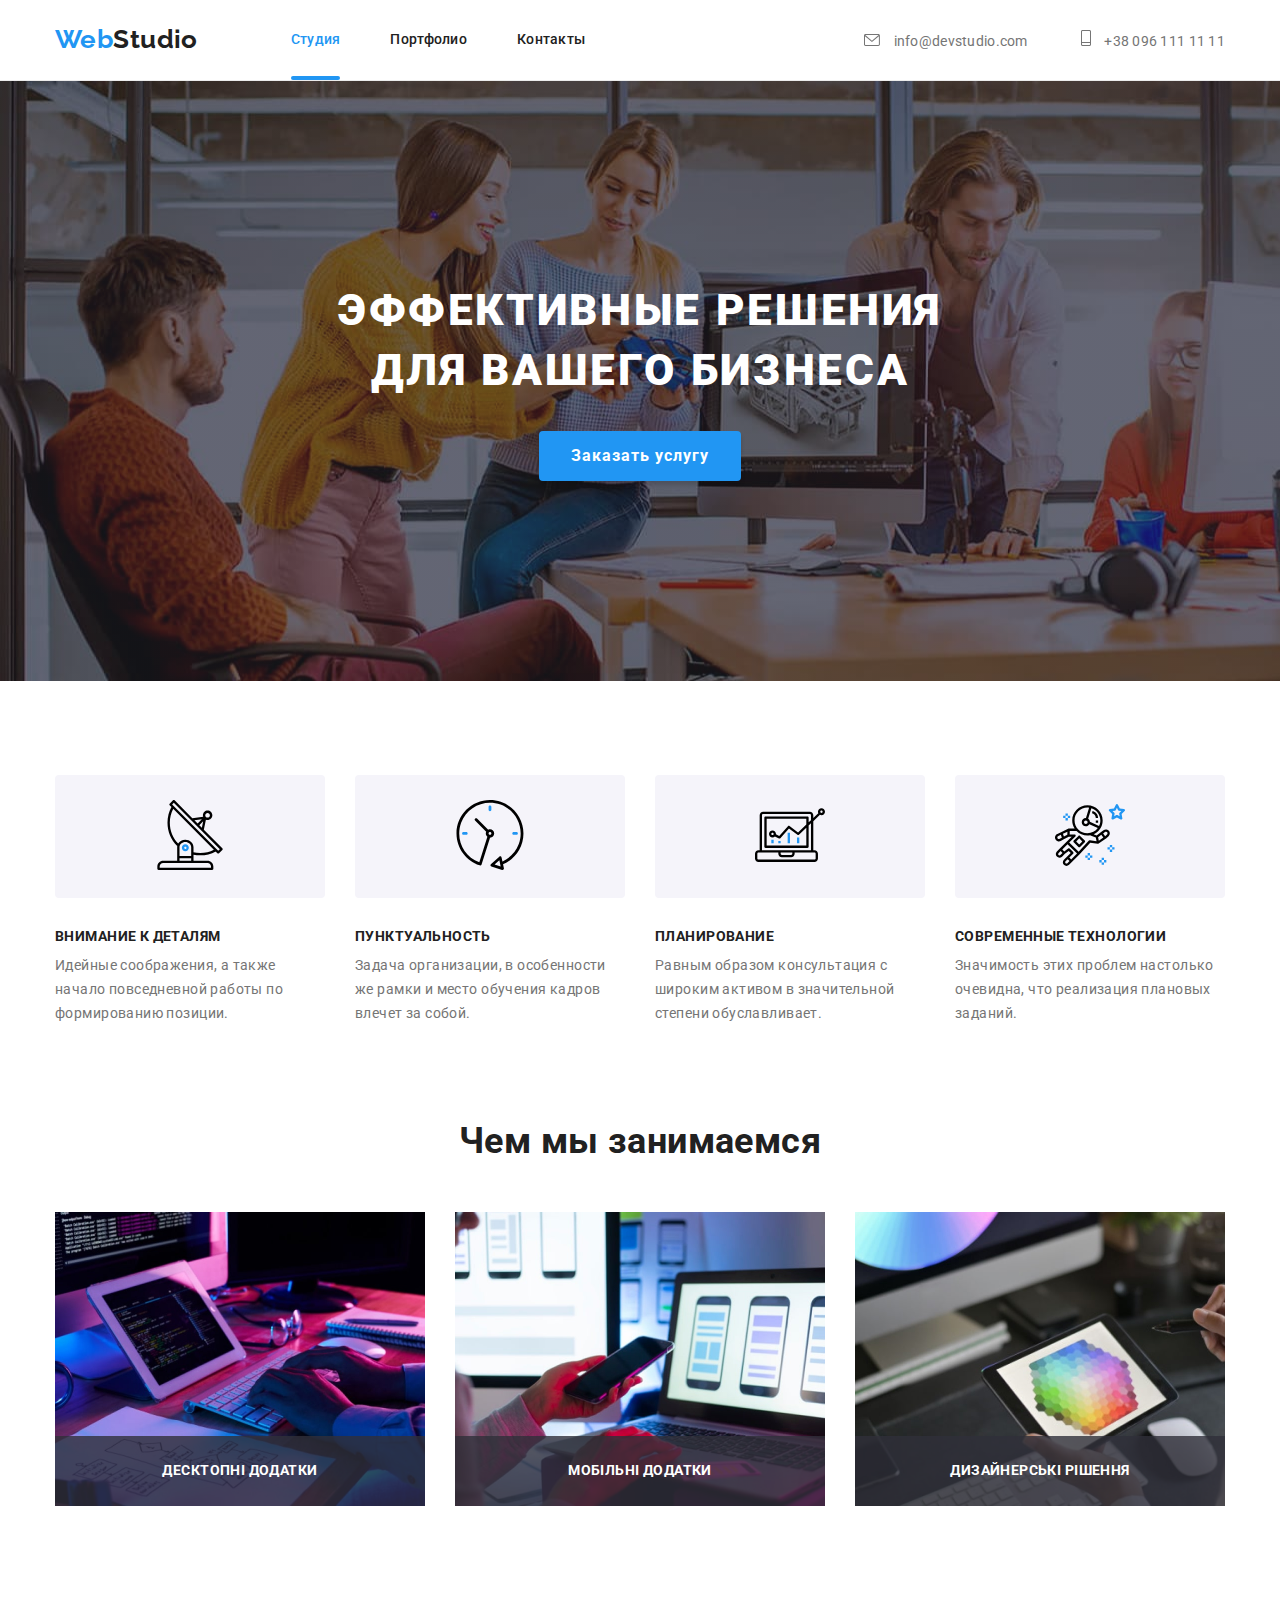
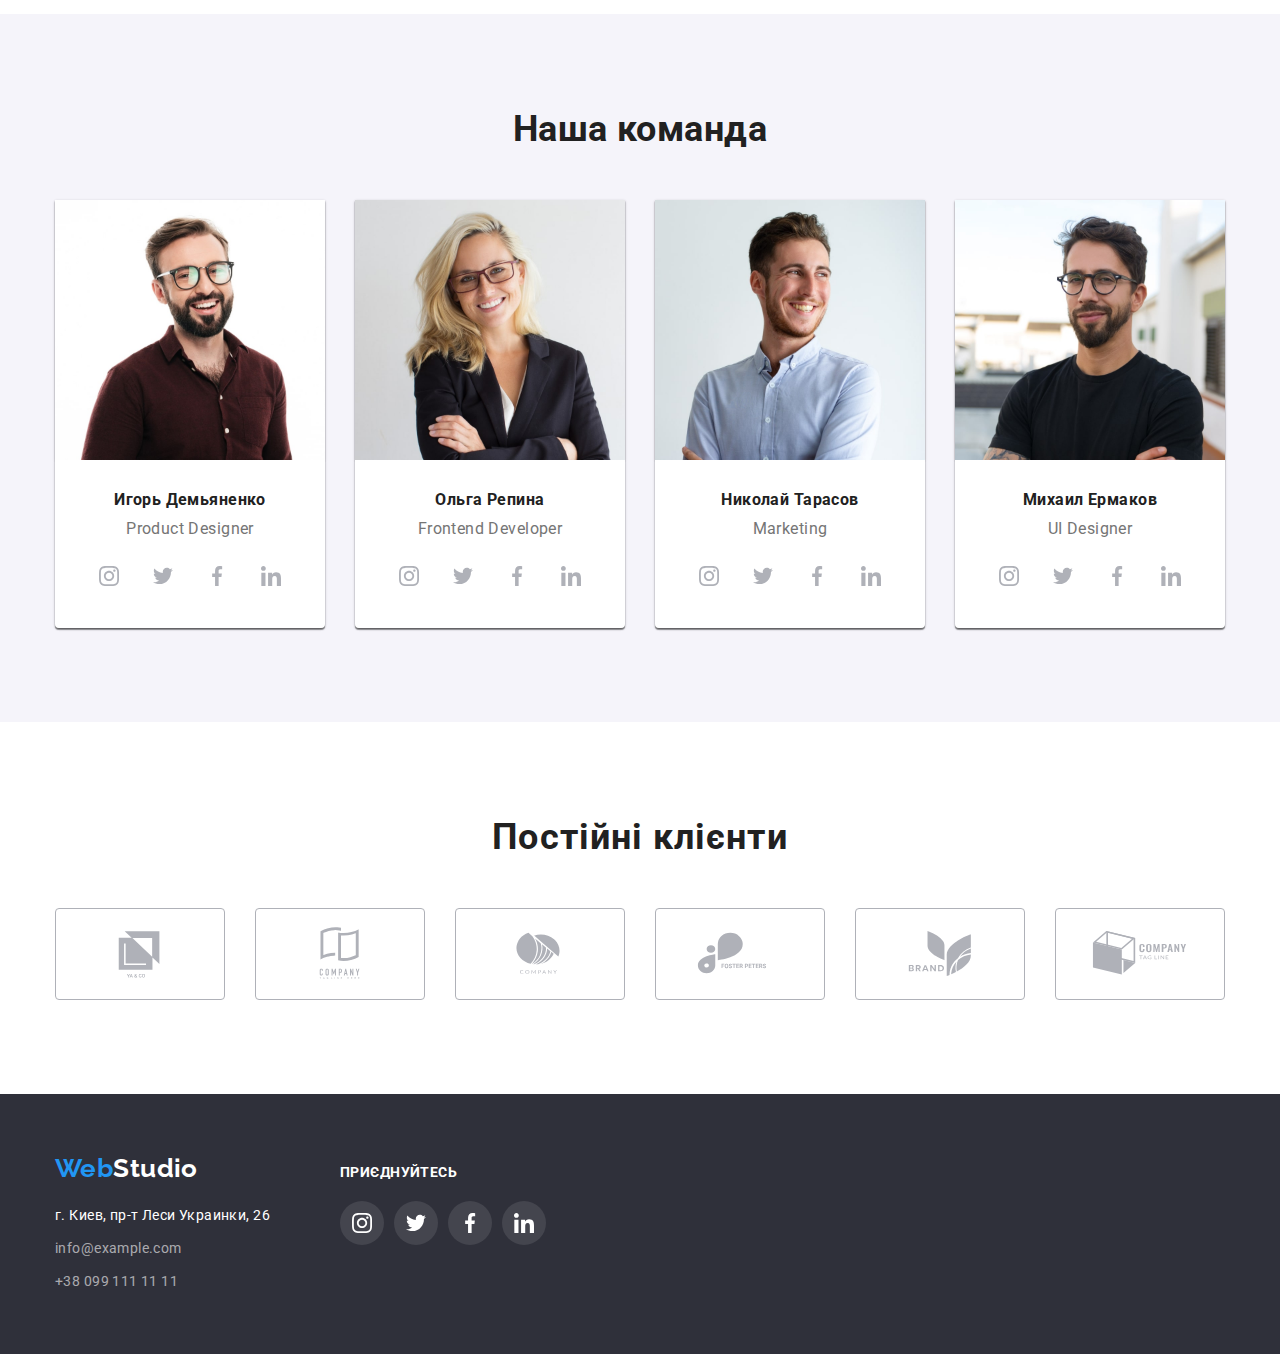
<file: index.html>
<!DOCTYPE html>
<html lang="ru">
 <head>
    <link rel="preconnect" href="https://fonts.googleapis.com">
    <link rel="preconnect" href="https://fonts.gstatic.com" crossorigin>
    <link href="https://fonts.googleapis.com/css2?family=Raleway:wght@700&family=Roboto:wght@400;500;700;900&display=swap" rel="stylesheet">
    <link rel="stylesheet" href="https://cdnjs.cloudflare.com/ajax/libs/modern-normalize/1.1.0/modern-normalize.min.css">
    <link rel="stylesheet" href="./css/style.css" /> 
    <meta charset="utf-8">
  <title>goit-markup-hw-01</title>
  </head>
 <body>
    <header class="header">
        <div class="container header-container">      
            <a class="main-page-link" href=""><span class="web">Web</span><span class="studio-header">Studio</span></a>
            <nav class="navigation">
                <ul class="navigation-list list">
                    <li class="navigation-list-element"><a class="navigation-link current link" href="./index.html">Студия</a></li>
                    <li class="navigation-list-element"><a class="navigation-link link" href="./portfolio.html">Портфолио</a></li>
                    <li class="navigation-list-element"><a class="navigation-link link" href="#">Контакты</a></li>
                </ul>
            </nav>
            <ul class="contact-list list">
                <li class="contact-list-element">
                    <a class="contacts" href="#">
                        <svg class="icon-envelope" width="16" height="12">
                            <use href="./images/sprite.svg#icon-envelope"></use>
                            </svg>
                        info@devstudio.com
                    </a>
                </li>
                <li class="contact-list-element">
                    <a class="contacts" href="#">
                        <svg class="icon-phone" width="10" height="16">
                            <use href="./images/sprite.svg#icon-phone"></use>
                        </svg>
                        +38 096 111 11 11
                    </a>
                </li>
            </ul>       
        </div>   
    </header>
    <main>
        <section class="hero">
            <div class="container">
                <h1 class="hero-text">Эффективные решения для вашего бизнеса</h1>
                <button class="hero-button" type="button" data-modal-open>Заказать услугу</button>
            </div>    
        </section>
        <section class="section">
              <h2 class="visually-hidden">Наши преимущества</h2>
            <div class="container">
                <ul class="benefits-list">
                    <li class="benefits-list-element">
                        <div class="icon-preferences">
                            <svg class="icon-antenna" width="70" height="70">
                                <use href="./images/sprite.svg#icon-antenna"></use>
                            </svg>
                        </div>
                        <h3 class="benefits">Внимание к деталям</h3>
                        <p class="benefits-description">Идейные соображения, а также начало повседневной работы по формированию позиции.</p>
                    </li>
                    <li class="benefits-list-element">
                        <div class="icon-preferences">
                            <svg class="icon-clock" width="70" height="70">
                                <use href="./images/sprite.svg#icon-clock"></use>
                            </svg>
                        </div>
                        <h3 class="benefits">Пунктуальность</h3>
                        <p class="benefits-description">Задача организации, в особенности же рамки и место обучения кадров влечет за собой.</p>
                    </li>
                    <li class="benefits-list-element">
                        <div class="icon-preferences">
                            <svg class="icon-diagram" width="70" height="70">
                                <use href="./images/sprite.svg#icon-diagram"></use>
                            </svg>
                        </div>
                        <h3 class="benefits">Планирование</h3>
                        <p class="benefits-description">Равным образом консультация с широким активом в значительной степени обуславливает.</p>
                    </li>
                    <li class="benefits-list-element">
                        <div class="icon-preferences">
                            <svg class="icon-astronaut" width="70" height="70">
                                <use href="./images/sprite.svg#icon-astronaut"></use>
                            </svg>
                        </div>
                        <h3 class="benefits">Современные технологии</h3>
                        <p class="benefits-description">Значимость этих проблем настолько очевидна, что реализация плановых заданий.</p>
                    </li>
                </ul>
            </div>
        </section>
        <section class="section-tasks">
            <div class="container">   
                <h2 class="sections-names">Чем мы занимаемся</h2>
                <ul class="tasks-list">
                    <li class="tasks-list-element"><img class="task-image" src="./images/hw11.jpg" alt="Человек пишет код ориентируясь по блок схеме">
                        <p class="about-description">десктопні додатки</p>
                    </li>
                    <li class="tasks-list-element"><img class="task-image" src="./images/hw12.jpg" alt="Человек выбирает формат подачи информации мобильного приложения">
                        <p class="about-description">мобільні додатки</p>
                    </li>
                    <li class="tasks-list-element"><img class="task-image" src="./images/hw13.jpg" alt="Человек работает с графикой на планшете">
                        <p class="about-description">дизайнерські рішення</p>
                    </li>
                </ul>    
            </div>                      
        </section>   
        <section class="employee-section">
        <div class="container">
            <h2 class="sections-names">Наша команда</h2>
            <ul class="employees-list">
                <li class="employee-list-element"><img class="employee-image" src="./images/igor.jpg" alt="Игорь">
                <div class="employee-description"> 
                <h3 class="employee-name">Игорь Демьяненко</h3>
                <p class="employee-position">Product Designer</p>
                <ul class="icon-social-network list">
                    <li class="icon-social-item">
                        <a href="https://www.instagram.com" class="icon-social-link">
                            <svg class="icon-social" width="20" height="20">
                              <use href="./images/sprite.svg#icon-instagram"></use>
                            </svg>
                        </a>
                    </li>
                    <li class="icon-social-item">
                        <a href="https://twitter.com/" class="icon-social-link">
                            <svg class="icon-social" width="20" height="20">
                              <use href="./images/sprite.svg#icon-twitter"></use>
                            </svg>
                        </a>
                    </li>
                    <li class="icon-social-item">
                        <a href="https://www.facebook.com/" class="icon-social-link">
                            <svg class="icon-social" width="20" height="20">
                              <use href="./images/sprite.svg#icon-facebook"></use>
                            </svg>
                        </a>
                    </li>
                    <li class="icon-social-item">
                        <a href="https://www.linkedin.com/" class="icon-social-link">
                            <svg class="icon-social" width="20" height="20">
                              <use href="./images/sprite.svg#icon-linkedin"></use>
                            </svg>
                        </a>
                    </li>
                  </ul>
                </div>   
                </li> 
                <li class="employee-list-element"><img class="employee-image" src="./images/olga.jpg" alt="Ольга">
                <div class="employee-description">
                <h3 class="employee-name">Ольга Репина</h3>
                <p class="employee-position">Frontend Developer</p>
                <ul class="icon-social-network list">
                    <li class="icon-social-item">
                        <a href="https://www.instagram.com" class="icon-social-link">
                            <svg class="icon-social" width="20" height="20">
                              <use href="./images/sprite.svg#icon-instagram"></use>
                            </svg>
                        </a>
                    </li>
                    <li class="icon-social-item">
                        <a href="https://twitter.com/" class="icon-social-link">
                            <svg class="icon-social" width="20" height="20">
                              <use href="./images/sprite.svg#icon-twitter"></use>
                            </svg>
                        </a>
                    </li>
                    <li class="icon-social-item">
                        <a href="https://www.facebook.com/" class="icon-social-link">
                            <svg class="icon-social" width="20" height="20">
                              <use href="./images/sprite.svg#icon-facebook"></use>
                            </svg>
                        </a>
                    </li>
                    <li class="icon-social-item">
                        <a href="https://www.linkedin.com/" class="icon-social-link">
                            <svg class="icon-social" width="20" height="20">
                              <use href="./images/sprite.svg#icon-linkedin"></use>
                            </svg>
                        </a>
                    </li>
                  </ul>
                </div>   
                </li>
                <li class="employee-list-element"><img class="employee-image" src="./images/nikolai.jpg" alt="Николай">
                <div class="employee-description">
                <h3 class="employee-name">Николай Тарасов</h3>
                <p class="employee-position">Marketing</p>
                <ul class="icon-social-network list">
                    <li class="icon-social-item">
                        <a href="https://www.instagram.com" class="icon-social-link">
                            <svg class="icon-social" width="20" height="20">
                              <use href="./images/sprite.svg#icon-instagram"></use>
                            </svg>
                        </a>
                    </li>
                    <li class="icon-social-item">
                        <a href="https://twitter.com/" class="icon-social-link">
                            <svg class="icon-social" width="20" height="20">
                              <use href="./images/sprite.svg#icon-twitter"></use>
                            </svg>
                        </a>
                    </li>
                    <li class="icon-social-item">
                        <a href="https://www.facebook.com/" class="icon-social-link">
                            <svg class="icon-social" width="20" height="20">
                              <use href="./images/sprite.svg#icon-facebook"></use>
                            </svg>
                        </a>
                    </li>
                    <li class="icon-social-item">
                        <a href="https://www.linkedin.com/" class="icon-social-link">
                            <svg class="icon-social" width="20" height="20">
                              <use href="./images/sprite.svg#icon-linkedin"></use>
                            </svg>
                        </a>
                    </li>
                  </ul>
                </div>   
                </li>
                <li class="employee-list-element"><img class="employee-image" src="./images/mikhail.jpg" alt="Михаил">
                <div class="employee-description">
                <h3 class="employee-name">Михаил Ермаков</h3>
                <p class="employee-position">UI Designer</p>
                <ul class="icon-social-network list">
                    <li class="icon-social-item">
                        <a href="https://www.instagram.com" class="icon-social-link">
                            <svg class="icon-social" width="20" height="20">
                              <use href="./images/sprite.svg#icon-instagram"></use>
                            </svg>
                        </a>
                    </li>
                    <li class="icon-social-item">
                        <a href="https://twitter.com/" class="icon-social-link">
                            <svg class="icon-social" width="20" height="20">
                              <use href="./images/sprite.svg#icon-twitter"></use>
                            </svg>
                        </a>
                    </li>
                    <li class="icon-social-item">
                        <a href="https://www.facebook.com/" class="icon-social-link">
                            <svg class="icon-social" width="20" height="20">
                              <use href="./images/sprite.svg#icon-facebook"></use>
                            </svg>
                        </a>
                    </li>
                    <li class="icon-social-item">
                        <a href="https://www.linkedin.com/" class="icon-social-link">
                            <svg class="icon-social" width="20" height="20">
                              <use href="./images/sprite.svg#icon-linkedin"></use>
                            </svg>
                        </a>
                    </li>
                  </ul>
                </div>   
                </li>
            </ul> 
        </div>
        </section>
        <section class="section">
            <div class="container">
              <h2 class="title">Постійні клієнти</h2>
              <ul class="regular-customers-list list">
                <li class="regular-customers-item">
                  <a class="regular-customers-link link" href="./index.html">
                    <svg class="icon-company" width="106" height="60">
                      <use href="./images/sprite.svg#icon-company-1"></use>
                    </svg>
                  </a>
                </li>
                <li class="regular-customers-item">
                  <a class="regular-customers-link link" href="./index.html">
                    <svg class="icon-company" width="106" height="60">
                      <use href="./images/sprite.svg#icon-company-2"></use>
                    </svg>
                  </a>
                </li>
                <li class="regular-customers-item">
                  <a class="regular-customers-link link" href="./index.html">
                    <svg class="icon-company" width="106" height="60">
                      <use href="./images/sprite.svg#icon-company-3"></use>
                    </svg>
                  </a>
                </li>
                <li class="regular-customers-item">
                  <a class="regular-customers-link link" href="./index.html">
                    <svg class="icon-company" width="106" height="60">
                      <use href="./images/sprite.svg#icon-company-4"></use>
                    </svg>
                  </a>
                </li>
                <li class="regular-customers-item ">
                  <a class="regular-customers-link link" href="./index.html">
                    <svg class="icon-company" width="106" height="60">
                      <use href="./images/sprite.svg#icon-company-5"></use>
                    </svg>
                  </a>
                </li>
                <li class="regular-customers-item">
                  <a class="regular-customers-link link" href="./index.html">
                    <svg class="icon-company" width="106" height="60">
                      <use href="./images/sprite.svg#icon-company-6"></use>
                    </svg>
                  </a>
                </li>
              </ul>
            </div>
          </section>
    </main>
    <footer class="footer">
        <div class="container footer-container">
            <div class="link-wrapper">
            <a class="footer-main-page-link link" href="" ><span class="web">Web</span><span class="studio-footer">Studio</span></a>
                <address class="adress">
                    <ul class="footer-contact-list">
                        <li><a class="link adress-link" target="_blank" rel="noreferrer noopener" href="https://goo.gl/maps/k63esdT5BuMovw6i7">г. Киев, пр-т Леси Украинки, 26</a></li>
                        <li class="footer-contact-list-element"><a class="footer-contacts" href="#">info@example.com</a></li>
                        <li class="footer-contact-list-element"><a class="footer-contacts" href="#">+38 099 111 11 11</a></li>
                    </ul>
                </address>
            </div>
        <div class="footer-icon-wrapper">
            <p class="text-footer-icon">приєднуйтесь</p>
            <ul class="list-icon-wrapper list">
              <li class="item-footer-icon">
                <a href="" class="footer-link-icon">
                  <svg class="icon-social" width="20" height="20">
                    <use href="./images/sprite.svg#icon-instagram"></use>
                  </svg>
                </a>
              </li>
              <li class="item-footer-icon">
                <a href="" class="footer-link-icon">
                  <svg class="icon-social" width="20" height="20">
                    <use href="./images/sprite.svg#icon-twitter"></use>
                  </svg>
                </a>
              </li>
              <li class="item-footer-icon">
                <a href="" class="footer-link-icon">
                  <svg class="icon-social" width="20" height="20">
                    <use href="./images/sprite.svg#icon-facebook"></use>
                  </svg>
                </a>
              </li>
              <li class="item-footer-icon">
                <a href="" class="footer-link-icon">
                  <svg class="icon-social" width="20" height="20">
                    <use href="./images/sprite.svg#icon-linkedin"></use>
                  </svg>
                </a>
              </li>
            </ul>
          </div>
        </div>
    </footer>
    <div class="backdrop is-hidden" data-modal>
        <div class="modal">
          <button class="btn-modal" type="button" data-modal-close>
            <svg class="modal-close-icon" width="18" height="18">
              <use href="./images/sprite.svg#close-icon"></use>
            </svg>
          </button>
        </div>
      </div>
      <script src="./js/modal.js"></script>
 </body>
</html>
</file>
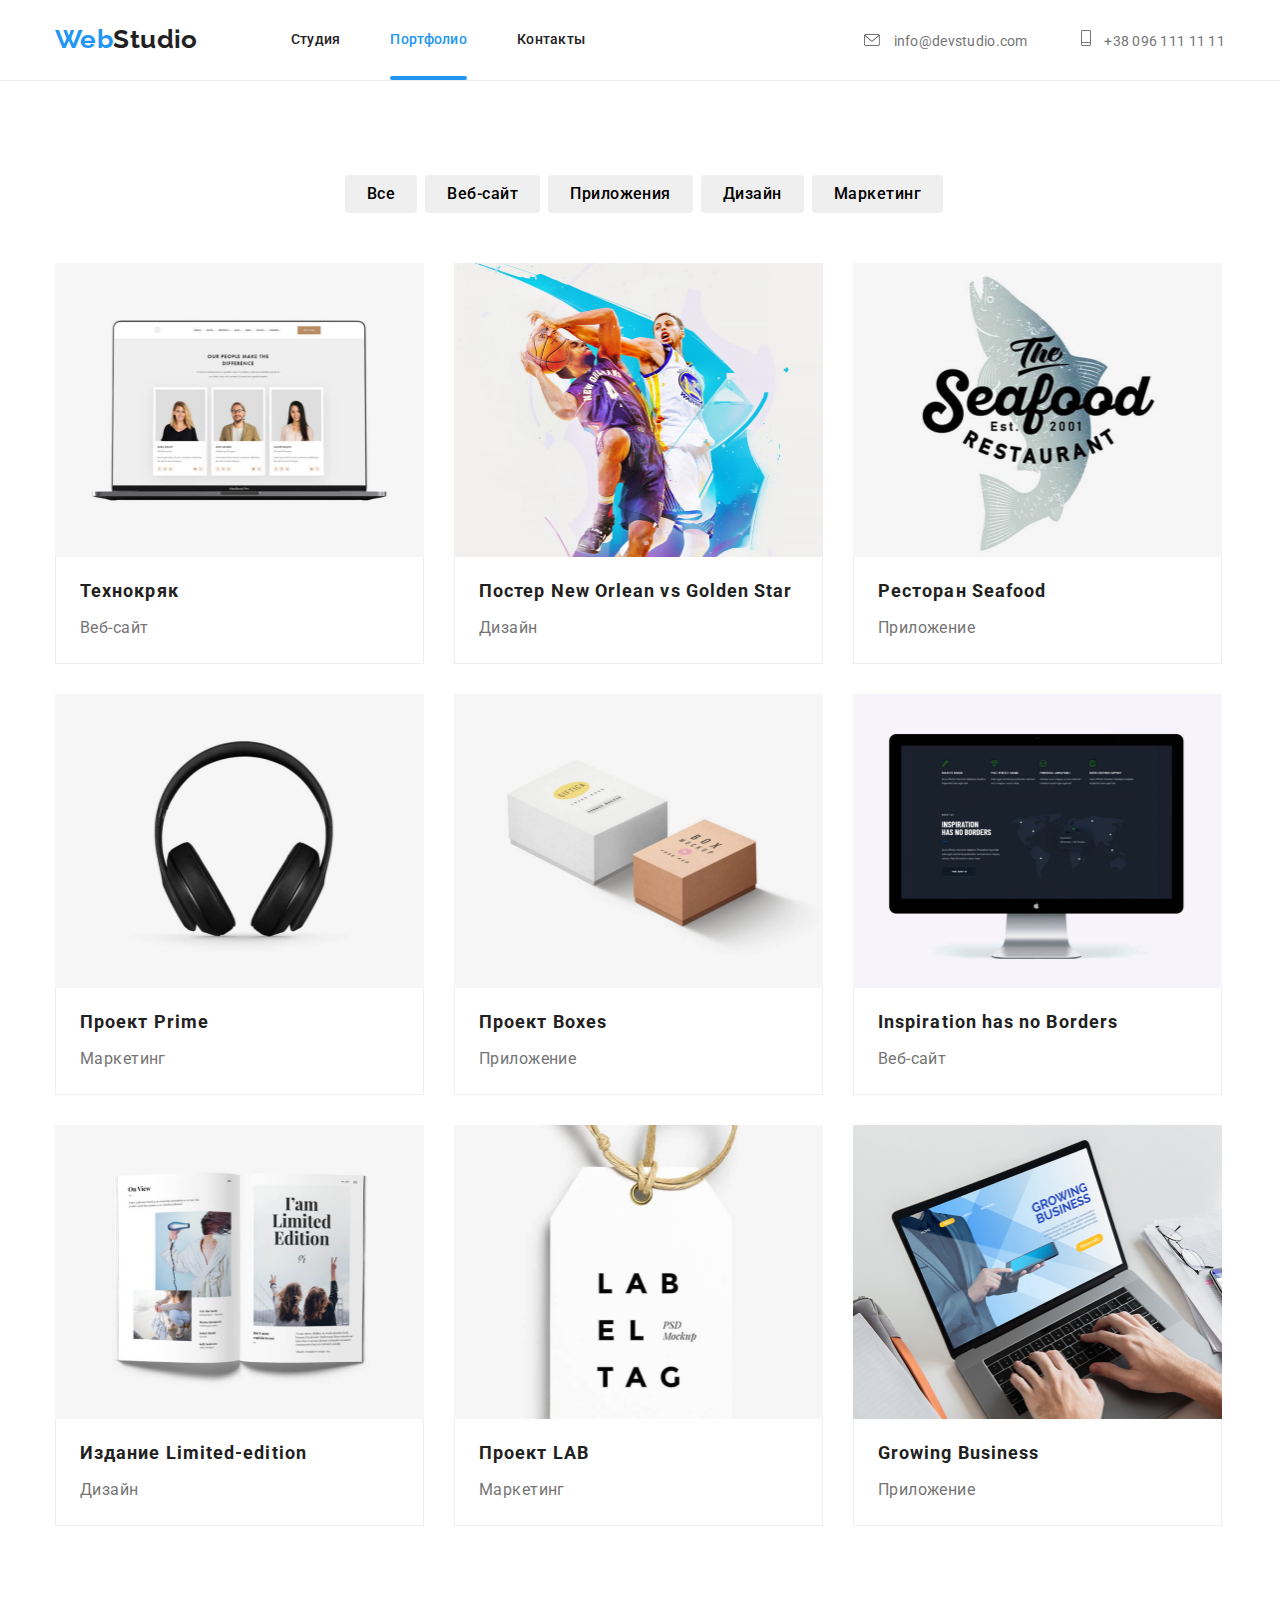
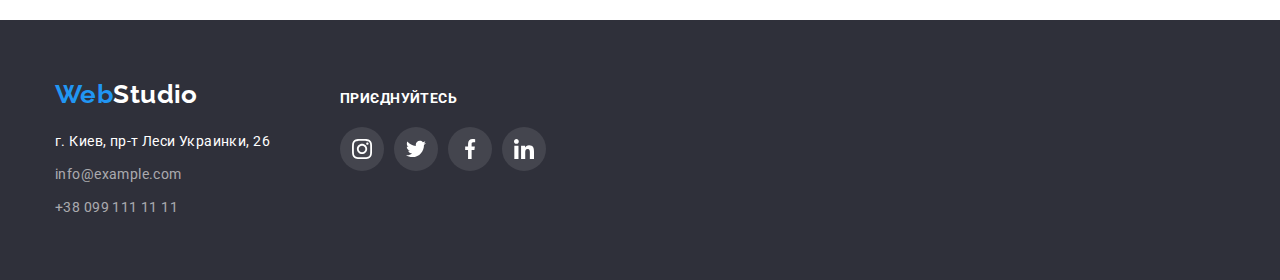
<file: portfolio.html>
<!DOCTYPE html>
<html lang="ru">
 <head>
  <link rel="preconnect" href="https://fonts.googleapis.com">
  <link rel="preconnect" href="https://fonts.gstatic.com" crossorigin>
  <link href="https://fonts.googleapis.com/css2?family=Raleway:wght@700&family=Roboto:wght@400;500;700;900&display=swap" rel="stylesheet">
  <link rel="stylesheet" href="https://cdnjs.cloudflare.com/ajax/libs/modern-normalize/1.1.0/modern-normalize.min.css">
  <link rel="stylesheet" href="./css/style.css" /> 
  <meta charset="utf-8">
  <title>goit-markup-hw-02</title>
 </head>
 <body>
    <header class="header">
        <div class="container header-container">      
            <a class="main-page-link" href=""><span class="web">Web</span><span class="studio-header">Studio</span></a>
            <nav class="navigation">
                <ul class="navigation-list list">
                    <li class="navigation-list-element"><a class="navigation-link link" href="./index.html">Студия</a></li>
                    <li class="navigation-list-element"><a class="navigation-link current link" href="./portfolio.html">Портфолио</a></li>
                    <li class="navigation-list-element"><a class="navigation-link link" href="#">Контакты</a></li>
                </ul>
            </nav>
            <ul class="contact-list list">
                <li class="contact-list-element">
                    <a class="contacts" href="#">
                        <svg class="icon-envelope" width="16" height="12">
                            <use href="./images/sprite.svg#icon-envelope"></use>
                            </svg>
                        info@devstudio.com
                    </a>
                </li>
                <li class="contact-list-element">
                    <a class="contacts" href="#">
                        <svg class="icon-phone" width="10" height="16">
                            <use href="./images/sprite.svg#icon-phone"></use>
                        </svg>
                        +38 096 111 11 11
                    </a>
                </li>
            </ul>       
        </div>   
    </header>
    <main>
        <section class="section">
        <div class="container">
            <ul class="navigation-buttons-list">
                <li class="navigation-button-list-element"><button type="button" class="navigation-button">Все</button></li>
                <li class="navigation-button-list-element"><button type="button" class="navigation-button">Веб-сайт</button></li>
                <li class="navigation-button-list-element"><button type="button" class="navigation-button">Приложения</button></li>
                <li class="navigation-button-list-element"><button type="button" class="navigation-button">Дизайн</button></li>
                <li class="navigation-button-list-element"><button type="button" class="navigation-button">Маркетинг</button></li>
            </ul>
        </div>
        <div class="container">
        <ul class="posters-list">
            <li class="posters-list-element">
                <article>
                    <div class="product-thumb">
                <img class="categories-image" src="./images/technocrack.jpg" alt="Веб-сайт" width="200" />
                <p class="product-action">
                    Ресурс пропонує комплексні пропозиції з різним рівнем функціоналу та сервісів.
                    Все це дозволить відвідувачу отримати вичерпні відомості про компанію чи
                    приватну особу.
                  </p>
                </div>
                <div class="projects-borders">
                <h3 class="projects">Технокряк</h3>
                <p class="project-categorie">Веб-сайт</p>
                </div>
                </article>
            </li>
            <li class="posters-list-element">
                <article>
                    <div class="product-thumb">
                        <img class="categories-image" src="./images/poster.jpg" alt="Постер" width="200" />
                        <p class="product-action">
                        Lorem ipsum dolor sit amet, consectetur adipisicing elit. Exercitationem
                        ratione quasi dolorum a molestias ipsam possimus iusto aut, dolore repudiandae
                        beatae, deleniti veniam molestiae illo repellat aliquid ad sequi. Inventore.
                        </p>
                    </div>
                <div class="projects-borders">
                <h3 class="projects">Постер New Orlean vs Golden Star</h3>
                <p class="project-categorie">Дизайн</p>
                </div>
                </article>
            </li>
            <li class="posters-list-element">
                <article>
                    <div class="product-thumb">
                <img class="categories-image" src="./images/seafood.jpg" alt="Превью приложения" width="200" />
                <p class="product-action">
                    Lorem ipsum dolor sit amet, consectetur adipisicing elit. Exercitationem
                    ratione quasi dolorum a molestias ipsam possimus iusto aut, dolore repudiandae
                    beatae, deleniti veniam molestiae illo repellat aliquid ad sequi. Inventore.
                  </p>
                  </div>
                <div class="projects-borders">
                <h3 class="projects">Ресторан Seafood</h3>
                <p class="project-categorie">Приложение</p>
                </div>
                </article>
            </li>
            <li class="posters-list-element">
                <article>
                    <div class="product-thumb">
                <img class="categories-image" src="./images/prime.jpg" alt="Наушники" width="200" />
                <p class="product-action">
                    Lorem ipsum dolor sit amet, consectetur adipisicing elit. Exercitationem
                    ratione quasi dolorum a molestias ipsam possimus iusto aut, dolore repudiandae
                    beatae, deleniti veniam molestiae illo repellat aliquid ad sequi. Inventore.
                  </p>
                  </div>
                <div class="projects-borders">
                <h3 class="projects">Проект Prime</h3>
                <p class="project-categorie">Маркетинг</p>
                </div>
                </article>
            </li>
            <li class="posters-list-element">
                <article>
                    <div class="product-thumb">
                <img class="categories-image" src="./images/boxes.jpg" alt="Две коробки" width="200" />
                <p class="product-action">
                    Lorem ipsum dolor sit amet, consectetur adipisicing elit. Exercitationem
                    ratione quasi dolorum a molestias ipsam possimus iusto aut, dolore repudiandae
                    beatae, deleniti veniam molestiae illo repellat aliquid ad sequi. Inventore.
                  </p>
                  </div>
                <div class="projects-borders">
                <h3 class="projects">Проект Boxes</h3>
                <p class="project-categorie">Приложение</p>
                </div>
                </article>
            </li>
            <li class="posters-list-element">
                <article>
                    <div class="product-thumb">
                <img class="categories-image" src="./images/inspiration.jpg" alt="Веб-сайт" width="200" />
                <p class="product-action">
                    Lorem ipsum dolor sit amet, consectetur adipisicing elit. Exercitationem
                    ratione quasi dolorum a molestias ipsam possimus iusto aut, dolore repudiandae
                    beatae, deleniti veniam molestiae illo repellat aliquid ad sequi. Inventore.
                  </p>
                  </div>
                <div class="projects-borders">
                <h3 class="projects">Inspiration has no Borders</h3>
                <p class="project-categorie">Веб-сайт</p>
                </div>
                </article>
            </li>
            <li class="posters-list-element">
                <article>
                    <div class="product-thumb">
                <img class="categories-image" src="./images/limited-edition.jpg" alt="Книга" width="200" />
                <p class="product-action">
                    Lorem ipsum dolor sit amet, consectetur adipisicing elit. Exercitationem
                    ratione quasi dolorum a molestias ipsam possimus iusto aut, dolore repudiandae
                    beatae, deleniti veniam molestiae illo repellat aliquid ad sequi. Inventore.
                  </p>
                    </div>
                <div class="projects-borders">
                <h3 class="projects">Издание Limited-edition</h3>
                <p class="project-categorie">Дизайн</p>
                </div>
            </article>
            </li>
            <li class="posters-list-element">
                <article>
                    <div class="product-thumb">
                <img class="categories-image" src="./images/lab.jpg" alt="Бирка" width="200" />
                <p class="product-action">
                    Lorem ipsum dolor sit amet, consectetur adipisicing elit. Exercitationem
                    ratione quasi dolorum a molestias ipsam possimus iusto aut, dolore repudiandae
                    beatae, deleniti veniam molestiae illo repellat aliquid ad sequi. Inventore.
                  </p>
                  </div>
                <div class="projects-borders">
                <h3 class="projects">Проект LAB</h3>
                <p class="project-categorie">Маркетинг</p>
                </div>
            </article>
            </li>
            <li class="posters-list-element">
                <article>
                    <div class="product-thumb">
                <img class="categories-image" src="./images/business.jpg" alt="Приложение" width="200" />
                <p class="product-action">
                    Lorem ipsum dolor sit amet, consectetur adipisicing elit. Exercitationem
                    ratione quasi dolorum a molestias ipsam possimus iusto aut, dolore repudiandae
                    beatae, deleniti veniam molestiae illo repellat aliquid ad sequi. Inventore.
                  </p>
                  </div>
                <div class="projects-borders">
                <h3 class="projects">Growing Business</h3>
                <p class="project-categorie">Приложение</p>
                </div>
                </article>
            </li>
        </ul>
        </div>
    </section>    
    </main>
    <footer class="footer">
        <div class="container footer-container">
            <div class="link-wrapper">
            <a class="footer-main-page-link link" href="" ><span class="web">Web</span><span class="studio-footer">Studio</span></a>
                <address class="adress">
                    <ul class="footer-contact-list">
                        <li><a class="link adress-link" target="_blank" rel="noreferrer noopener" href="https://goo.gl/maps/k63esdT5BuMovw6i7">г. Киев, пр-т Леси Украинки, 26</a></li>
                        <li class="footer-contact-list-element"><a class="footer-contacts" href="#">info@example.com</a></li>
                        <li class="footer-contact-list-element"><a class="footer-contacts" href="#">+38 099 111 11 11</a></li>
                    </ul>
                </address>
            </div>
        <div class="footer-icon-wrapper">
            <p class="text-footer-icon">приєднуйтесь</p>
            <ul class="list-icon-wrapper list">
              <li class="item-footer-icon">
                <a href="" class="footer-link-icon">
                  <svg class="icon-social" width="20" height="20">
                    <use href="./images/sprite.svg#icon-instagram"></use>
                  </svg>
                </a>
              </li>
              <li class="item-footer-icon">
                <a href="" class="footer-link-icon">
                  <svg class="icon-social" width="20" height="20">
                    <use href="./images/sprite.svg#icon-twitter"></use>
                  </svg>
                </a>
              </li>
              <li class="item-footer-icon">
                <a href="" class="footer-link-icon">
                  <svg class="icon-social" width="20" height="20">
                    <use href="./images/sprite.svg#icon-facebook"></use>
                  </svg>
                </a>
              </li>
              <li class="item-footer-icon">
                <a href="" class="footer-link-icon">
                  <svg class="icon-social" width="20" height="20">
                    <use href="./images/sprite.svg#icon-linkedin"></use>
                  </svg>
                </a>
              </li>
            </ul>
          </div>
        </div>
    </footer>
 </body>
</html>
</file>
<file: css/style.css>
:root {
    --light-blue : #2196F3;
    --black-backround : #2F303A;
    --grey : #757575;
    --portfolio-button-background : #F5F4FA;
    --white : #FFFFFF;
    --black-text : #212121;
    --grey-text : #EEEEEE;
    --black : #000000;
    --grey-gradient : #FFFFFF99;
    --grey-2 : #ECECEC;
    --icon-grey-color: #afb1b8;
    --transparent-grey-color: rgba(255, 255, 255, 0.1);
    --main-font : Roboto, sans-serif
}

h1,
h2,
h3,
h4,
h5,
h6,
p {
  margin: 0;
}

img {
    display: block;
    max-width: 100%;
    height: auto;
}

address {
    font-style: normal;
}

button {
    display: block;
    margin: 0 auto;
    padding: 10px 32px;
    cursor: pointer;
    border: none;
    border-radius: 4px;
}

.section {
    padding-top: 94px;
    padding-bottom: 94px;
}

.container {
    width: 1200px;
    margin: 0 auto;
    padding-left: 15px;
    padding-right: 15px;
}

.list {
    list-style: none;
    padding-left: 0;
    margin: 0;
}

.link {
    text-decoration: none;
}

.title {
    font-weight: 700;
    font-size: 36px;
    line-height: 1.17;
    text-align: center;
    letter-spacing: 0.03em;
    margin-bottom: 50px;
  }

.header-container {
    display: flex;
    align-items: center;
}

.footer-container {
    display: flex;
    align-items: baseline;
}

.section {
    padding-top: 94px;
    padding-bottom: 94px;
}

.section-tasks {
    padding-bottom: 94px;
}

body {
    font-family: var(--main-font);
    font-size: 14px;
    color: var(--black-text);
    letter-spacing: 0.03em;
}

.header {
    border-bottom: 1px solid #ECECEC;
}

.main-page-link {
    text-decoration: none;
    margin-top: 24px;
    margin-bottom: 25px;
}

.footer-main-page-link {
    margin-top: 0px;
    margin-bottom: 0px;
}

.web {
    color: var(--light-blue);
    font-family: Raleway;
    font-weight: 700;
    font-size: 26px;
    text-decoration: none;
}

.studio-header {
    color: var(--black-text)  ;
    font-family: Raleway;
    font-weight: 700;
    font-size: 26px;
    text-decoration: none;
}

.studio-footer {
    color: var(--white)  ;
    font-family: Raleway;
    font-weight: 700;
    font-size: 26px;
    text-decoration: none;
}

.navigation {
    font-weight: 500;
    margin-left: 93px;
}

.navigation-buttons-list {
    list-style-type: none;
    margin-top: 0px;
    margin-bottom: 50px;
    padding-left: 0px;
    display: flex;
    justify-content: center;
}

.navigation-button-list-element {
    box-sizing: border-box;
    display: inline;
    margin-left: 8px;
}

.navigation-list{
    display: flex;
    list-style-type: none;
}

.navigation-list-element {
    font-size: 14px;
    display: inline;
    color: var(--black-text);
    letter-spacing: 0.02em;
}

.navigation-list-element:hover {
    color: var(--light-blue);
    
}

.navigation-list-element:nth-child(n+2) {
    margin-left: 50px;
}

.contact-list {
    margin-left: auto;
}

.footer-contact-list {
    list-style-type: none;
    font-size: 14px;
    padding-left: 0px;
    margin-top: 0px;
    margin-bottom: 0px;
}

.contact-list-element {
    color: var(--grey);
    display: inline;
    letter-spacing: 0.02em;
    margin-left: 50px;
}

.footer-contact-list-element {
    color: rgba(255, 255, 255, 0.6);
    letter-spacing: 0.03em;
    line-height: 1.71;
    margin-top: 9px;
}

.contact-list-element:first-child {
    margin-left: 0px;
}

.contact-list-element:hover {
    color: var(--light-blue);
}

.contacts {
    display: inline;
    color: var(--grey);
    letter-spacing: 0.02em;
    text-decoration: none;
    transition-property: color;
    transition-duration: 250ms;
    transition-timing-function: cubic-bezier(0.4, 0, 0.2, 1);
}

.footer-contacts {
    font-size: 14px;
    font-weight: 400;
    line-height: 1.71;
    color: rgba(255, 255, 255, 0.6);
    letter-spacing: 0.03em;
    text-decoration: none;
    transition-property: color;
    transition-duration: 250ms;
    transition-timing-function: cubic-bezier(0.4, 0, 0.2, 1);
}

.contacts:hover {
    color: var(--light-blue);
}

.footer-contacts:hover {
    color: var(--light-blue);
}

.contacts:focus{
   color: var(--light-blue);
}

.footer-contacts:focus {
    color: var(--light-blue);
}

.navigation-list-element .navigation-link {
    position: relative;
}

.navigation-link {
    color: var(--black-text);
    letter-spacing: 0.02em;
    display: block;
    padding-top: 32px;
    padding-bottom: 32px;
    font-weight: 500;
    font-size: 14px;
    line-height: 1.14;
    transition-property: color;
    transition-duration: 250ms;
    transition-timing-function: cubic-bezier(0.4, 0, 0.2, 1);
}

.navigation-link:hover {
    color: var(--light-blue);
}

.navigation-link:focus {
    color: var(--light-blue);
}

.current {
    color: var(--light-blue);
}

 .current::before {
    content: '';
    width: 100%;
    height: 4px;
    bottom: 0px;
    position: absolute;
    background: var(--light-blue);
    border-radius: 2px;
  }

.navigation-button {
    cursor: pointer;
    padding: 6px 22px;
    border-radius: 4px;
    font-family: Roboto;
    font-weight: 500;
    font-size: 16px;
    line-height: 1.625;
    letter-spacing: 0.03em;
}

.navigation-button:hover {
    color: var(--white);
    background-color: var(--light-blue);
}

.posters-list {
    list-style-type: none;
    display: flex;
    flex-wrap: wrap;
    margin-top: -30px;
    margin-left: -30px;
    margin-bottom: 0px;
    padding-left: 0px;
}

.posters-list-element {
    margin-top: 30px;
    margin-left: 30px;
    flex-basis: calc((100% - 93px) / 3);
}

.projects-borders {
    border-top: 0px;
    border-left: 1px solid var(--grey-text);
    border-right: 1px solid var(--grey-text);
    border-bottom: 1px solid var(--grey-text);
    box-sizing: border-box;
    padding-top: 20px;
    margin-top: -4px;
}

.categories-image {
    width: 370px;
    height: 294px;
}

.projects {
    margin-left: 24px;
    font-weight: 700;
    font-size: 18px;
    line-height: 2;
    letter-spacing: 00.06em;
}

.project-categorie {
    margin-top: 4px;
    margin-left: 24px;
    margin-bottom: 20px;
    color: var(--grey);
    font-weight: 400;
    font-size: 16px;
    line-height: 1.875;
}

.adress {
    margin-top: 20px;
    font-style: normal;
}

.adress-link {
    color: var(--white);
    font-weight: 400;
    font-size: 14px;
    line-height: 1.71;
    margin-top: 20px;
    font-style: normal;
    transition-property: color;
    transition-duration: 250ms;
    transition-timing-function: cubic-bezier(0.4, 0, 0.2, 1);
}

.footer {
    background-color: var(--black-backround);
    padding-top: 60px;
    padding-bottom: 60px;
}

.hero {
    margin-left: auto;
    margin-right: auto;
    background-color: var(--black-backround);
    padding-top: 200px;
    padding-bottom: 200px;
    text-align: center;
    max-width: 1600px;
    background-image: linear-gradient(rgba(47, 48, 58, 0.4), rgba(47, 48, 58, 0.4)),
    url(../images/hero-image.jpg);
    background-repeat: no-repeat;
    background-size: cover;
    background-color: #C4C4C4;
    
}

.hero-text {
    width: 696px;
    margin: 0 auto;
    color: var(--white);
    font-size: 44px;
    font-weight: 900;
    line-height: 1.36;
    letter-spacing: 0.06em;
    text-transform: uppercase;
    text-align: center;
}

.hero-button {
    color: var(--white);
    background-color: var(--light-blue);
    font-family: Roboto;
    font-weight: 700;
    font-size: 16px;
    line-height: 1.88;
    cursor: pointer;
    letter-spacing: 0.06em;
    margin-top: 30px;
    padding: 10px 32px;
    box-shadow: 0px 4px 4px rgba(0, 0, 0, 0.15);
    border-radius: 4px;
    border-style: none;
    align-items: center;
    transition-property: background-color;
    transition-duration: 250ms;
    transition-timing-function: cubic-bezier(0.4, 0, 0.2, 1);
}

.benefits-list {
    margin-top: 0px;
    margin-bottom: 0px;
    list-style-type: none;
    display: flex;
    padding-left: 0px;
}

.benefits-list-element {
    margin-left: 30px;
}

.benefits-list-element:first-child{
    margin-left: 0px;
}

.benefits {
    color: var(--black-text);
    font-weight: 700;
    line-height: 1.17;
    text-transform: uppercase;
    font-size: 14px;
}

.benefits-description {
    color: var(--grey);
    font-weight: 400;
    font-size: 14px;
    line-height: 1.71;
    margin-top: 10px;
}

.visually-hidden {
    position: absolute;
    width: 1px;
    height: 1px;
    margin: -1px;
    border: 0;
    padding: 0;
    
    white-space: nowrap;
    clip-path: inset(100%);
    clip: rect(0 0 0 0);
    overflow: hidden;
  }

.sections-names {
    color: var(--black-text);
    font-weight: 700;
    font-size: 36px;
    line-height: 1.17;
    text-align: center;
}

.tasks-list {
    list-style-type: none;
    display: flex;
    justify-content: center;
    margin-top: 50px;
    padding-left: 0px;
}

.tasks-list-element {
    position: relative;
    margin-left: 30px;
}

.tasks-list-element:first-child {
    margin-left: 0px;
}

.employee-section {
    padding-top: 94px;
    padding-bottom: 94px;
    background-color:var(--portfolio-button-background);
}

.employees-list {
    list-style-type: none;
    display: flex;
    margin-top: 50px;
    margin-bottom: 0px;
    padding-left: 0px;
    justify-content: center;
}

.employee-list-element {
    margin-left: 30px;
    box-shadow: 0px 1px 3px rgba(0, 0, 0, 0.12), 0px 1px 1px rgba(0, 0, 0, 0.14), 0px 2px 1px rgba(0, 0, 0, 0.2);
    border-radius: 0px 0px 4px 4px;
    background-color: var(--white);
}

.employee-list-element:first-child{
    margin-left: 0px;
}

.task-image {
    width: 370px;
    height: 294px;
}

.employee-image {
    width: 270px;
    box-shadow: 0px 1px 3px rgba(0, 0, 0, 0.12), 0px 1px 1px rgba(0, 0, 0, 0.14),
    0px 2px 1px rgba(0, 0, 0, 0.2);
}

.employee-name {
    color: var(--black-text);
    font-size: 16px;
    line-height: 1.1875;
    align-items: center;
    margin-bottom: 10px;
}

.employee-position {
    font-weight: 400;
    color: var(--grey);
    font-size: 16px;
    line-height: 1.1875;
    align-items: center;
}

.employee-description {
    text-align: center;
    padding-top: 30px;
    padding-bottom: 30px;
     background-color: var(--white);
     box-shadow: 0px 1px 3px rgba(0, 0, 0, 0.12), 0px 1px 1px rgba(0, 0, 0, 0.14),
      0px 2px 1px rgba(0, 0, 0, 0.2);
     border-radius: 0px 0px 4px 4px;
    
}

.icon-envelope {
    margin-right: 10px;
    fill: currentColor;
  }
  
  .icon-phone {
    margin-right: 10px;
    fill: currentColor;
  }

  .icon-preferences {
    max-width: 270;
    height: 120;
    padding: 25px 100px;
    margin-bottom: 30px;
    background-color: var(--portfolio-button-background);
    border-radius: 4px;
  }

  .icon-social-network {
    display: flex;
    align-items: center;
    justify-content: center;
    margin-top: 16px;
  }
  
  .icon-social-link {
    display: flex;
    justify-content: center;
    align-items: center;
    width: 44px;
    height: 44px;
    background-color: var(--white);
    color: var(--icon-grey-color);
    border-radius: 50%;
    transition-property: background-color;
    transition-duration: 250ms;
    transition-timing-function: cubic-bezier(0.4, 0, 0.2, 1);
  }
  
  .icon-social-link:hover,
  .icon-social-link:focus {
    color: var(--white);
    background-color: var(--light-blue);
  }
  
  .icon-social-item:not(:last-child) {
    margin-right: 10px;
  }
  
  .icon-social {
    fill: currentColor;
  }
  
  .regular-customers-list {
    display: flex;
  }
  .regular-customers-item:not(:first-child) {
    margin-left: 30px;
  }
  
  .regular-customers-link {
    display: flex;
    width: 170px;
    height: 92px;
    justify-content: center;
    align-items: center;
    color: var(--icon-grey-color);
    border: 1px solid var(--icon-grey-color);
    border-radius: 4px;
    transition-property: color, border-color;
    transition-duration: 250ms;
    transition-timing-function: cubic-bezier(0.4, 0, 0.2, 1);
  }
  
  .regular-customers-link:hover,
  .regular-customers-link:focus {
    color: var(--light-blue);
    border-color: var(--light-blue);
  }
  
  .icon-company {
    fill: currentColor;
  }

  .link-wrapper {
    margin-right: 70px;
  }
  
  .text-footer-icon {
    font-weight: 700;
    line-height: 1.14;
    text-transform: uppercase;
  
    color: var(--white);
    margin-bottom: 20px;
  }
  
  .list-icon-wrapper {
    display: flex;
  }
  
  .item-footer-icon:not(:last-child) {
    margin-right: 10px;
  }
  
  .footer-link-icon {
    display: flex;
    align-items: center;
    justify-content: center;
    width: 44px;
    height: 44px;
    color: var(--white);
    background-color: var(--transparent-grey-color);
    border-radius: 50%;
    transition-property: background-color;
    transition-duration: 250ms;
    transition-timing-function: cubic-bezier(0.4, 0, 0.2, 1);
  }
  
  .footer-link-icon:hover,
  .footer-link-icon:focus {
    background-color: var(--light-blue);
  }

  .navigation-button:hover,
  .navigation-button:focus {
  box-shadow: 0px 3px 1px rgba(0, 0, 0, 0.1), 0px 1px 2px rgba(0, 0, 0, 0.08),
    0px 2px 2px rgba(0, 0, 0, 0.12);
  color: var(--white);
  background-color: var(--light-blue);
}

  .posters-list-element:hover,
  .posters-list-element:focus {
  box-shadow: 0px 1px 1px rgba(0, 0, 0, 0.12), 0px 4px 4px rgba(0, 0, 0, 0.06), 1px 4px 6px rgba(0, 0, 0, 0.16);
}

    .backdrop {
    position: fixed;
    left: 0;
    top: 0;
    width: 100vw;
    height: 100vh;
    background: rgba(0, 0, 0, 0.2);
    transition: opacity 250ms cubic-bezier(0.4, 0, 0.2, 1),
      visibility 250ms cubic-bezier(0.4, 0, 0.2, 1);
  }

  .backdrop.is-hidden {
    opacity: 0;
    visibility: hidden;
    pointer-events: 0;
  }

  .modal {
    position: absolute;
    top: 50%;
    left: 50%;
    transform: translate(-50%, -50%);
    width: 528px;
    height: 581px;
    background: var(--white);
    box-shadow: 0px 1px 3px rgba(0, 0, 0, 0.12), 0px 1px 1px rgba(0, 0, 0, 0.14),
      0px 2px 1px rgba(0, 0, 0, 0.2);
    border-radius: 4px;
  }

  .btn-modal {
    display: flex;
    justify-content: center;
    align-items: center;
    padding: 0;
    position: absolute;
    top: 8px;
    right: 8px;
    width: 30px;
    height: 30px;
    border-radius: 50%;
    background: var(--white);
    border: 1px solid rgba(0, 0, 0, 0.1);
  }

  .modal-close-icon{
    color: var(--black);
  }

  .product-action {
    z-index: 2;
    width: 100%;
    height: 100%;
    position: absolute;
    bottom: 0;
    left: 0;
    font-weight: 400;
    font-size: 18px;
    line-height: 28px;
    color: var(--white);
    padding: 63px 24px;
    transform: translateY(100%);
    transition-property: transform;
    transition-duration: 250ms;
    transition-timing-function: cubic-bezier(0.4, 0, 0.2, 1);
  }

  .posters-list-element:hover .product-action,
  .posters-list-element:focus .product-action {
  transform: translateY(0%);
}

.product-thumb {
    position: relative;
    overflow: hidden;
  }

  .posters-list-element .product-thumb::after {
    content: '';
    z-index: 1;
    width: 100%;
    height: 100%;
    position: absolute;
    top: 0;
    left: 0;
    transform: translateY(100%);
    background: var(--light-blue);
    transition-property: transform;
    transition-duration: 250ms;
    transition-timing-function: cubic-bezier(0.4, 0, 0.2, 1);
  }

  .posters-list-element:hover .product-thumb::after,
  .posters-list-element:focus .product-thumb::after {
  transform: translateY(0%);
  }

  .about-description {
    display: flex;
    justify-content: center;
    align-items: center;
    position: absolute;
    width: 100%;
    height: 70px;
    background-color: rgba(47, 48, 58, 0.8);
    bottom: 0;
    font-weight: 700;
    line-height: 1.14;
    text-transform: uppercase;
    color: var(--white);
  }
</file>
